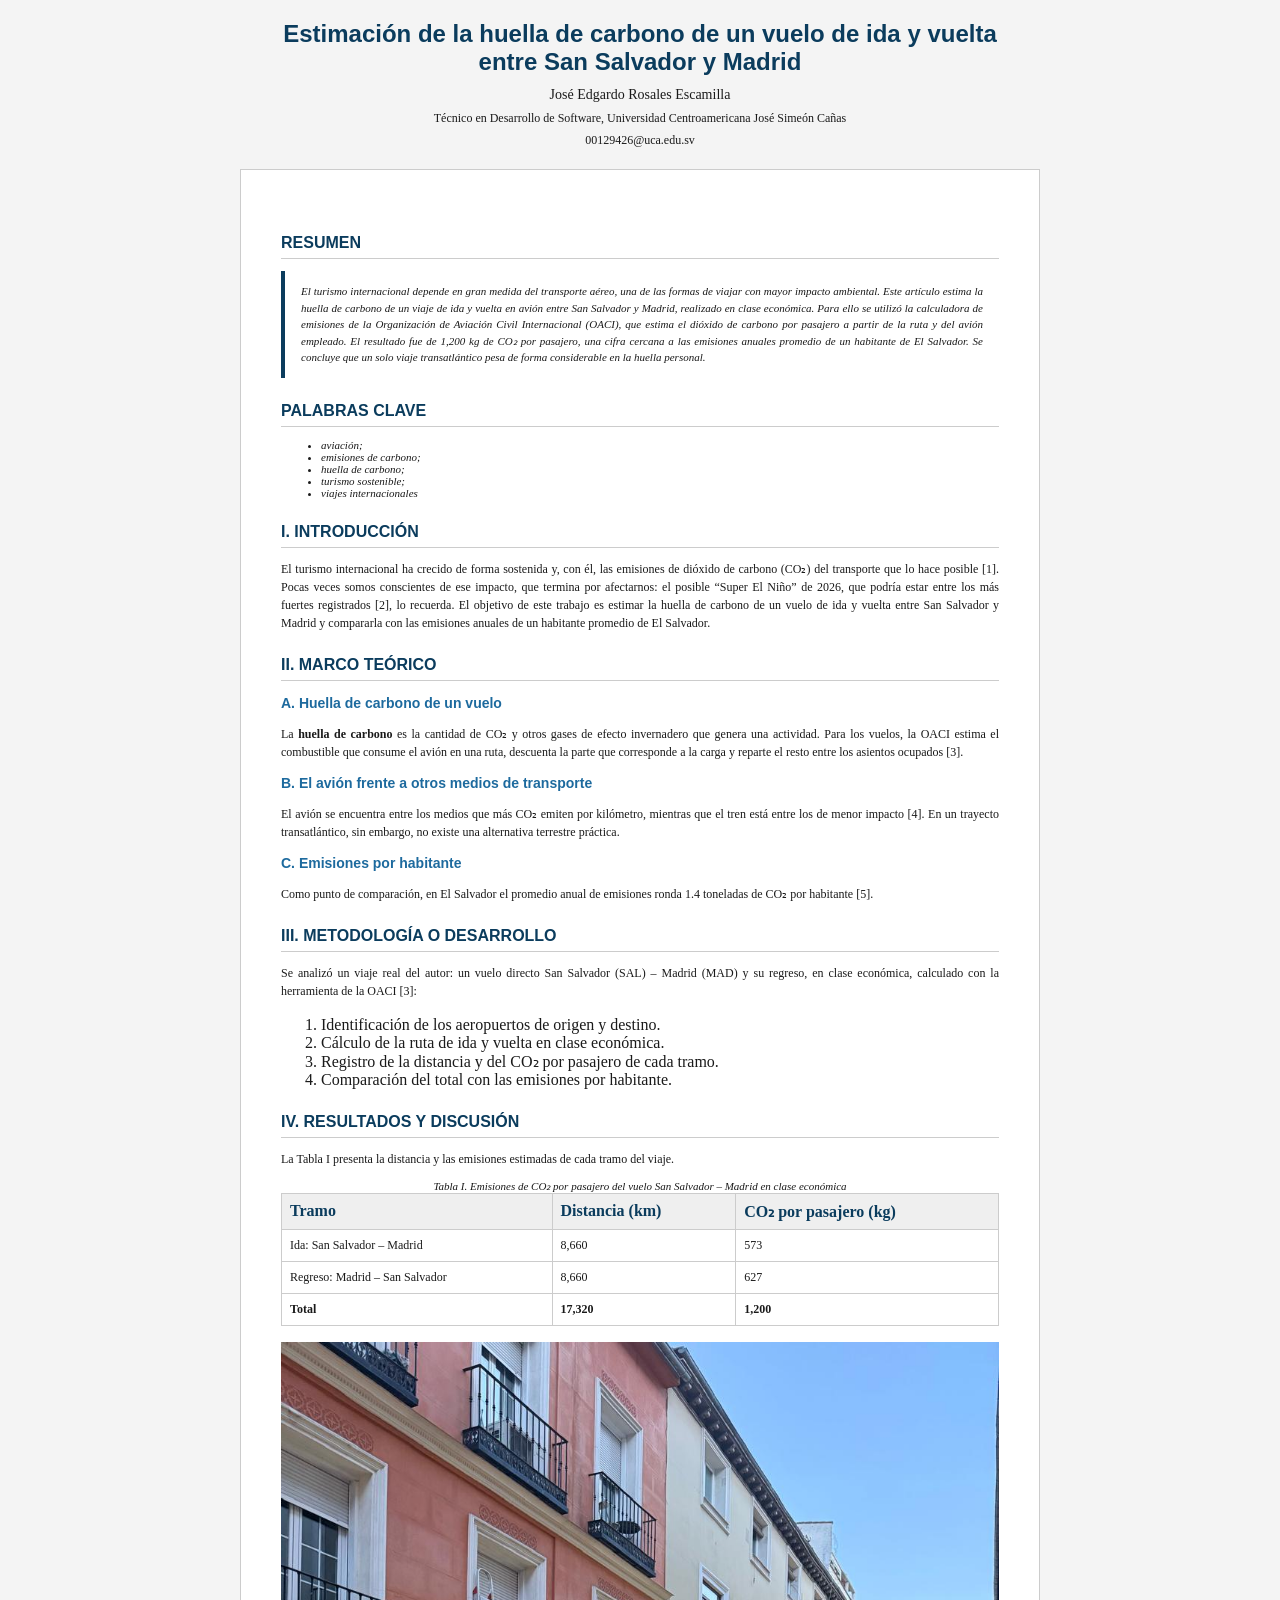
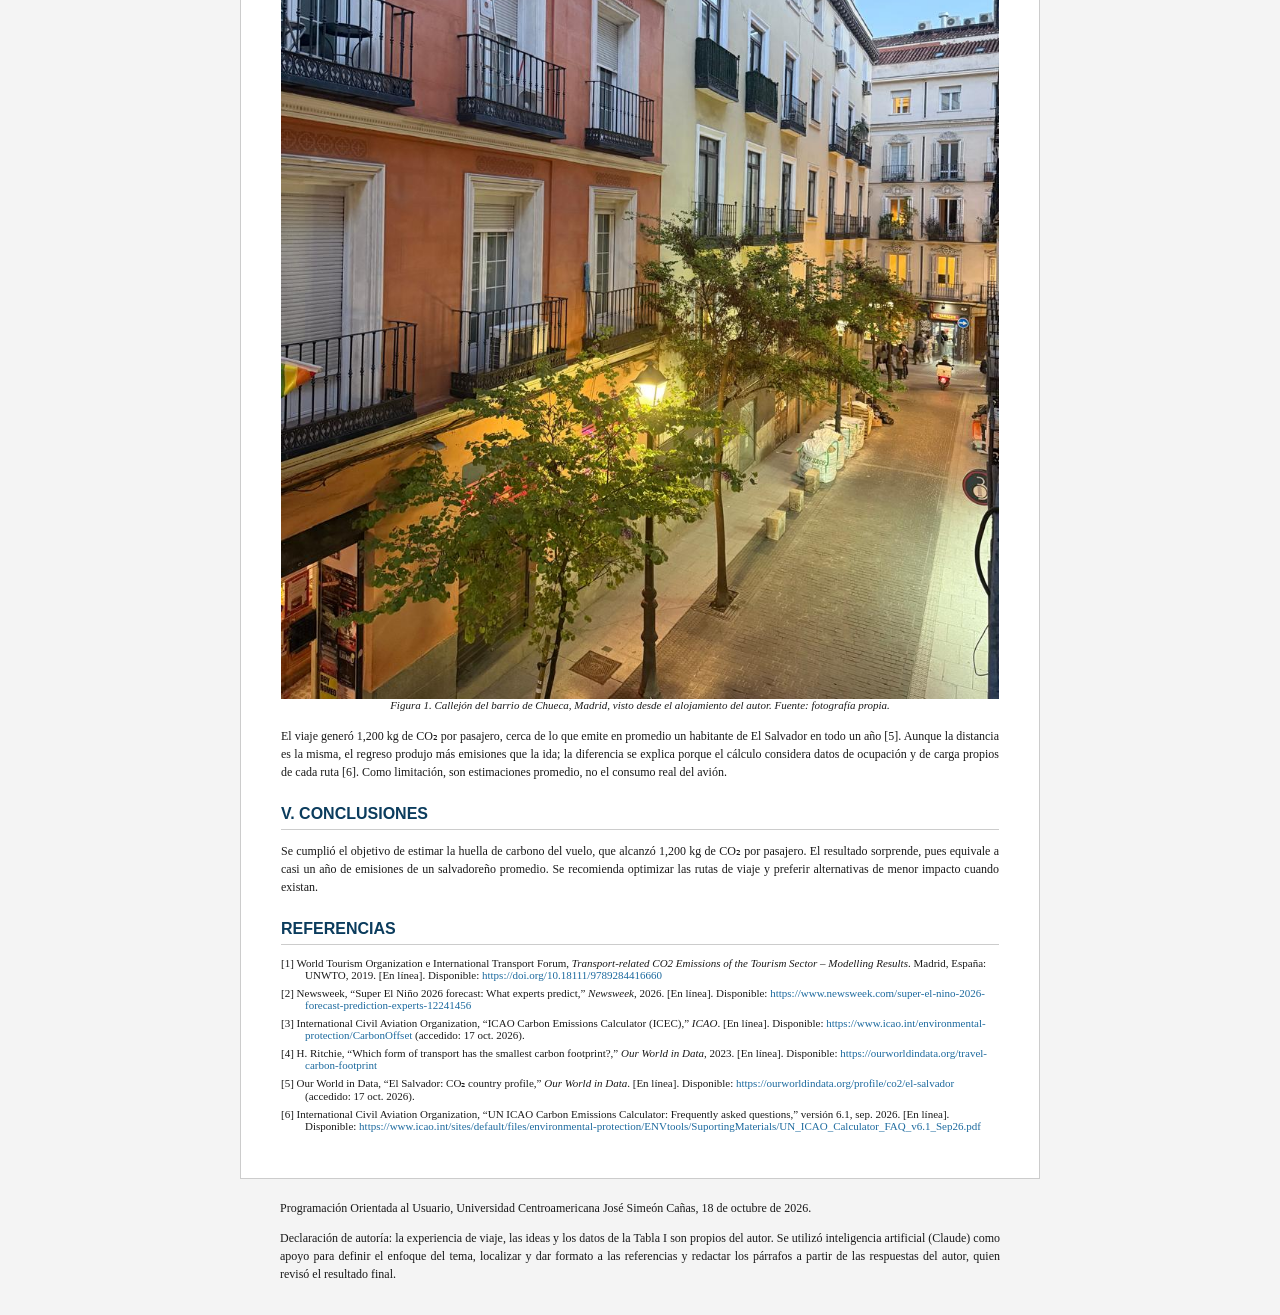
<file: articulo-ieee-css/index.html>
<!DOCTYPE html>
<html lang="es">
<head>
    <meta charset="UTF-8">
    <meta name="viewport" content="width=device-width, initial-scale=1.0">
    <title>Estimación de la huella de carbono de un vuelo de ida y vuelta entre San Salvador y Madrid</title>
    <link rel="stylesheet" href="style.css">
</head>
<body>
    <header>
        <h1>Estimación de la huella de carbono de un vuelo de ida y vuelta entre San Salvador y Madrid</h1>
        <p class="autor">José Edgardo Rosales Escamilla</p>
        <p class="afiliacion">Técnico en Desarrollo de Software, Universidad Centroamericana José Simeón Cañas</p>
        <p class="contacto">00129426@uca.edu.sv</p>
    </header>

    <main id="articulo" class="articulo">
        <section>
            <h2>Resumen</h2>
            <p class="resumen">El turismo internacional depende en gran medida del transporte aéreo, una de las formas de viajar con mayor impacto ambiental. Este artículo estima la huella de carbono de un viaje de ida y vuelta en avión entre San Salvador y Madrid, realizado en clase económica. Para ello se utilizó la calculadora de emisiones de la Organización de Aviación Civil Internacional (OACI), que estima el dióxido de carbono por pasajero a partir de la ruta y del avión empleado. El resultado fue de 1,200 kg de CO₂ por pasajero, una cifra cercana a las emisiones anuales promedio de un habitante de El Salvador. Se concluye que un solo viaje transatlántico pesa de forma considerable en la huella personal.</p>
        </section>

        <section>
            <h2>Palabras clave</h2>
            <ul class="palabras-clave">
                <li>aviación;</li>
                <li>emisiones de carbono;</li>
                <li>huella de carbono;</li>
                <li>turismo sostenible;</li>
                <li>viajes internacionales</li>
            </ul>
        </section>

        <section>
            <h2>I. Introducción</h2>
            <p>El turismo internacional ha crecido de forma sostenida y, con él, las emisiones de dióxido de carbono (CO₂) del transporte que lo hace posible [1]. Pocas veces somos conscientes de ese impacto, que termina por afectarnos: el posible “Super El Niño” de 2026, que podría estar entre los más fuertes registrados [2], lo recuerda. El objetivo de este trabajo es estimar la huella de carbono de un vuelo de ida y vuelta entre San Salvador y Madrid y compararla con las emisiones anuales de un habitante promedio de El Salvador.</p>
        </section>

        <section>
            <h2>II. Marco teórico</h2>
            <h3>A. Huella de carbono de un vuelo</h3>
            <p>La <strong>huella de carbono</strong> es la cantidad de CO₂ y otros gases de efecto invernadero que genera una actividad. Para los vuelos, la OACI estima el combustible que consume el avión en una ruta, descuenta la parte que corresponde a la carga y reparte el resto entre los asientos ocupados [3].</p>
            <h3>B. El avión frente a otros medios de transporte</h3>
            <p>El avión se encuentra entre los medios que más CO₂ emiten por kilómetro, mientras que el tren está entre los de menor impacto [4]. En un trayecto transatlántico, sin embargo, no existe una alternativa terrestre práctica.</p>
            <h3>C. Emisiones por habitante</h3>
            <p>Como punto de comparación, en El Salvador el promedio anual de emisiones ronda 1.4 toneladas de CO₂ por habitante [5].</p>
        </section>

        <section>
            <h2>III. Metodología o desarrollo</h2>
            <p>Se analizó un viaje real del autor: un vuelo directo San Salvador (SAL) – Madrid (MAD) y su regreso, en clase económica, calculado con la herramienta de la OACI [3]:</p>
            <ol>
                <li>Identificación de los aeropuertos de origen y destino.</li>
                <li>Cálculo de la ruta de ida y vuelta en clase económica.</li>
                <li>Registro de la distancia y del CO₂ por pasajero de cada tramo.</li>
                <li>Comparación del total con las emisiones por habitante.</li>
            </ol>
        </section>

        <section>
            <h2>IV. Resultados y discusión</h2>
            <p>La Tabla I presenta la distancia y las emisiones estimadas de cada tramo del viaje.</p>
            <table>
                <caption class="titulo-tabla">Tabla I. Emisiones de CO₂ por pasajero del vuelo San Salvador – Madrid en clase económica</caption>
                <thead>
                    <tr>
                        <th>Tramo</th>
                        <th>Distancia (km)</th>
                        <th>CO₂ por pasajero (kg)</th>
                    </tr>
                </thead>
                <tbody>
                    <tr>
                        <td>Ida: San Salvador – Madrid</td>
                        <td>8,660</td>
                        <td>573</td>
                    </tr>
                    <tr>
                        <td>Regreso: Madrid – San Salvador</td>
                        <td>8,660</td>
                        <td>627</td>
                    </tr>
                    <tr>
                        <td><strong>Total</strong></td>
                        <td><strong>17,320</strong></td>
                        <td><strong>1,200</strong></td>
                    </tr>
                </tbody>
            </table>
            <figure>
                <img src="img/figura1.jpg" alt="Vista de un callejón del barrio de Chueca, en Madrid, tomada desde el balcón de un alojamiento">
                <figcaption>Figura 1. Callejón del barrio de Chueca, Madrid, visto desde el alojamiento del autor. Fuente: fotografía propia.</figcaption>
            </figure>
            <p>El viaje generó 1,200 kg de CO₂ por pasajero, cerca de lo que emite en promedio un habitante de El Salvador en todo un año [5]. Aunque la distancia es la misma, el regreso produjo más emisiones que la ida; la diferencia se explica porque el cálculo considera datos de ocupación y de carga propios de cada ruta [6]. Como limitación, son estimaciones promedio, no el consumo real del avión.</p>
        </section>

        <section>
            <h2>V. Conclusiones</h2>
            <p>Se cumplió el objetivo de estimar la huella de carbono del vuelo, que alcanzó 1,200 kg de CO₂ por pasajero. El resultado sorprende, pues equivale a casi un año de emisiones de un salvadoreño promedio. Se recomienda optimizar las rutas de viaje y preferir alternativas de menor impacto cuando existan.</p>
        </section>

        <section>
            <h2>Referencias</h2>
            <ol class="referencias">
                <li>[1] World Tourism Organization e International Transport Forum, <em>Transport-related CO2 Emissions of the Tourism Sector – Modelling Results</em>. Madrid, España: UNWTO, 2019. [En línea]. Disponible: <a href="https://doi.org/10.18111/9789284416660">https://doi.org/10.18111/9789284416660</a></li>
                <li>[2] Newsweek, “Super El Niño 2026 forecast: What experts predict,” <em>Newsweek</em>, 2026. [En línea]. Disponible: <a href="https://www.newsweek.com/super-el-nino-2026-forecast-prediction-experts-12241456">https://www.newsweek.com/super-el-nino-2026-forecast-prediction-experts-12241456</a></li>
                <li>[3] International Civil Aviation Organization, “ICAO Carbon Emissions Calculator (ICEC),” <em>ICAO</em>. [En línea]. Disponible: <a href="https://www.icao.int/environmental-protection/CarbonOffset">https://www.icao.int/environmental-protection/CarbonOffset</a> (accedido: 17 oct. 2026).</li>
                <li>[4] H. Ritchie, “Which form of transport has the smallest carbon footprint?,” <em>Our World in Data</em>, 2023. [En línea]. Disponible: <a href="https://ourworldindata.org/travel-carbon-footprint">https://ourworldindata.org/travel-carbon-footprint</a></li>
                <li>[5] Our World in Data, “El Salvador: CO₂ country profile,” <em>Our World in Data</em>. [En línea]. Disponible: <a href="https://ourworldindata.org/profile/co2/el-salvador">https://ourworldindata.org/profile/co2/el-salvador</a> (accedido: 17 oct. 2026).</li>
                <li>[6] International Civil Aviation Organization, “UN ICAO Carbon Emissions Calculator: Frequently asked questions,” versión 6.1, sep. 2026. [En línea]. Disponible: <a href="https://www.icao.int/sites/default/files/environmental-protection/ENVtools/SuportingMaterials/UN_ICAO_Calculator_FAQ_v6.1_Sep26.pdf">https://www.icao.int/sites/default/files/environmental-protection/ENVtools/SuportingMaterials/UN_ICAO_Calculator_FAQ_v6.1_Sep26.pdf</a></li>
            </ol>
        </section>
    </main>

    <footer>
        <p>Programación Orientada al Usuario, Universidad Centroamericana José Simeón Cañas, 18 de octubre de 2026.</p>
        <p>Declaración de autoría: la experiencia de viaje, las ideas y los datos de la Tabla I son propios del autor. Se utilizó inteligencia artificial (Claude) como apoyo para definir el enfoque del tema, localizar y dar formato a las referencias y redactar los párrafos a partir de las respuestas del autor, quien revisó el resultado final.</p>
    </footer>
</body>
</html>
</file>
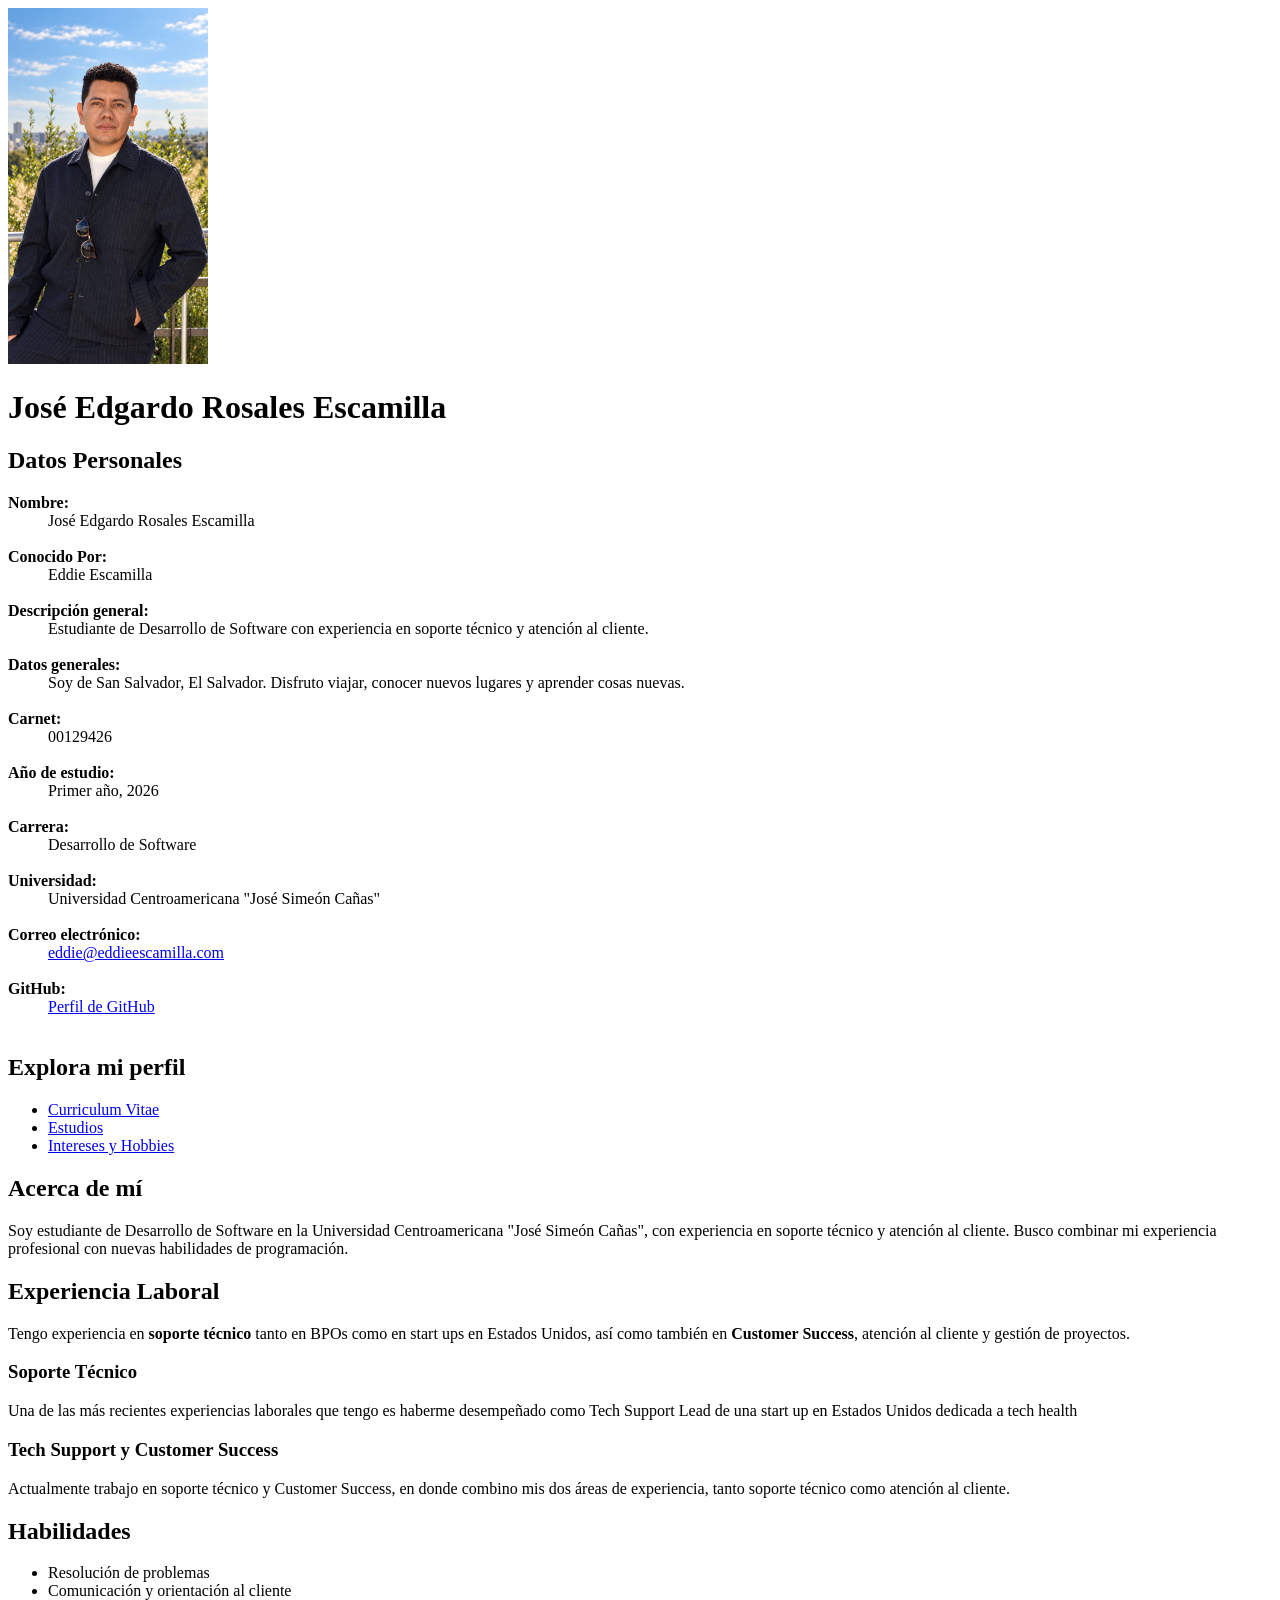
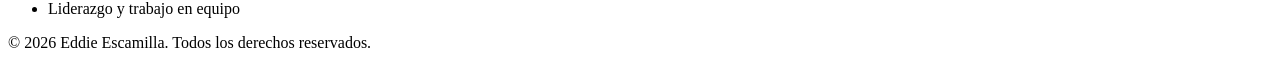
<file: semana-01-pagina-personal/index.html>
<!DOCTYPE html>
<html lang="es">

<head>
    <meta charset="UTF-8">
    <meta name="viewport" content="width=device-width, initial-scale=1.0">
    <title>Curriculum Vitae</title>
</head>

<body>
    <!-- 1 y 2: foto y título -->
    <header>
        <img src="media/foto-perfil.jpeg" width="200" alt="Foto de perfil de Eddie">
        <h1>José Edgardo Rosales Escamilla</h1>
    </header>

    <!-- 3: datos personales -->

    <section>
        <h2>Datos Personales</h2>
        <dl>
            <dt><b>Nombre:</b></dt>
            <dd>José Edgardo Rosales Escamilla<br><br></dd>
            <dt><b>Conocido Por:</b></dt>
            <dd>Eddie Escamilla<br><br></dd>
            <dt><b>Descripción general:</b></dt>
            <dd>Estudiante de Desarrollo de Software con experiencia en soporte técnico y atención al cliente.<br><br>
            </dd>
            <dt><b>Datos generales:</b></dt>
            <dd>Soy de San Salvador, El Salvador. Disfruto viajar, conocer nuevos lugares y aprender cosas
                nuevas.<br><br></dd>
            <dt><b>Carnet:</b></dt>
            <dd>00129426<br><br></dd>
            <dt><b>Año de estudio:</b></dt>
            <dd>Primer año, 2026<br><br></dd>
            <dt><b>Carrera:</b></dt>
            <dd>Desarrollo de Software<br><br></dd>
            <dt><b>Universidad:</b></dt>
            <dd>Universidad Centroamericana "José Simeón Cañas"<br><br></dd>
            <dt><b>Correo electrónico:</b></dt>
            <dd><a href="mailto:eddie@eddieescamilla.com">eddie@eddieescamilla.com</a><br><br></dd>
            <dt><b>GitHub:</b></dt>
            <dd><a href="https://github.com/eddieescamilla">Perfil de GitHub</a><br><br></dd>
        </dl>
    </section>
    <!-- 4: menú -->
    <nav>
        <h2>Explora mi perfil</h2>
        <ul>
            <li><a href="index.html">Curriculum Vitae</a></li>
            <li><a href="estudios.html">Estudios</a></li>
            <li><a href="intereses.html">Intereses y Hobbies</a></li>
        </ul>
    </nav>
    <!-- 5: perfil -->
    <main>
        <section>

            <h2>Acerca de mí</h2>
            <p>Soy estudiante de Desarrollo de Software en la Universidad Centroamericana "José Simeón Cañas", con
                experiencia en soporte técnico y atención al cliente. Busco combinar mi experiencia profesional con
                nuevas habilidades de programación.</p>
        </section>
        <section>
            <h2>Experiencia Laboral</h2>
            <p>Tengo experiencia en <strong>soporte técnico</strong> tanto en BPOs como en start ups en Estados Unidos,
                así como también
                en <strong>Customer Success</strong>, atención al cliente y gestión de proyectos.</p>
            <article>
                <h3>Soporte Técnico</h3>
                <p>Una de las más recientes experiencias laborales que tengo es haberme desempeñado como Tech Support
                    Lead de una start up en Estados Unidos dedicada a tech health</p>
            </article>
            <article>
                <h3>Tech Support y Customer Success</h3>
                <p>Actualmente trabajo en soporte técnico y Customer Success, en donde combino mis dos áreas de
                    experiencia, tanto soporte técnico como atención al cliente.</p>
            </article>
        </section>
        <section>
            <h2>Habilidades</h2>
            <ul>
                <li>Resolución de problemas</li>
                <li>Comunicación y orientación al cliente </li>
                <li>Liderazgo y trabajo en equipo</li>
            </ul>
        </section>
    </main>
    <!-- 6: pie de página -->
    <footer>
        <p>&copy; 2026 Eddie Escamilla. Todos los derechos reservados.</p>
    </footer>
</body>

</html>
</file>
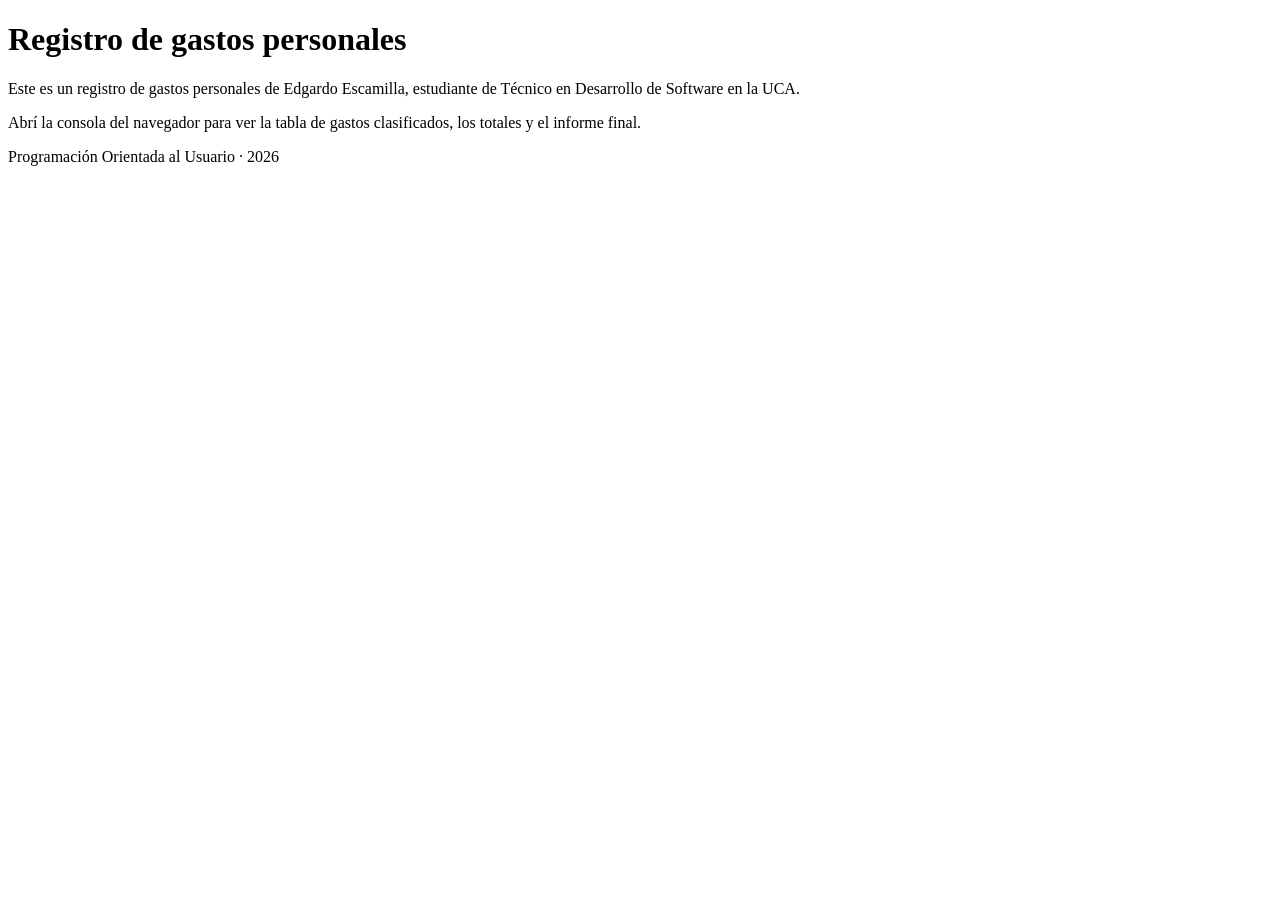
<file: tarea-6/index.html>
<!DOCTYPE html>
<html lang="es">

<head>
    <meta charset="UTF-8">
    <meta name="viewport" content="width=device-width, initial-scale=1.0">
    <title>Tarea 6 - Registro de gastos</title>
</head>

<body>
    <header>
        <h1>Registro de gastos personales</h1>
    </header>

    <main>
        <p>Este es un registro de gastos personales de Edgardo Escamilla, estudiante de Técnico en Desarrollo de Software en la UCA.</p>
        <p>Abrí la consola del navegador para ver la tabla de gastos clasificados, los totales y el informe final.</p>
    </main>

    <footer>
        <p>Programación Orientada al Usuario · 2026</p>
    </footer>

    <script src="script.js"></script>
</body>

</html>
</file>
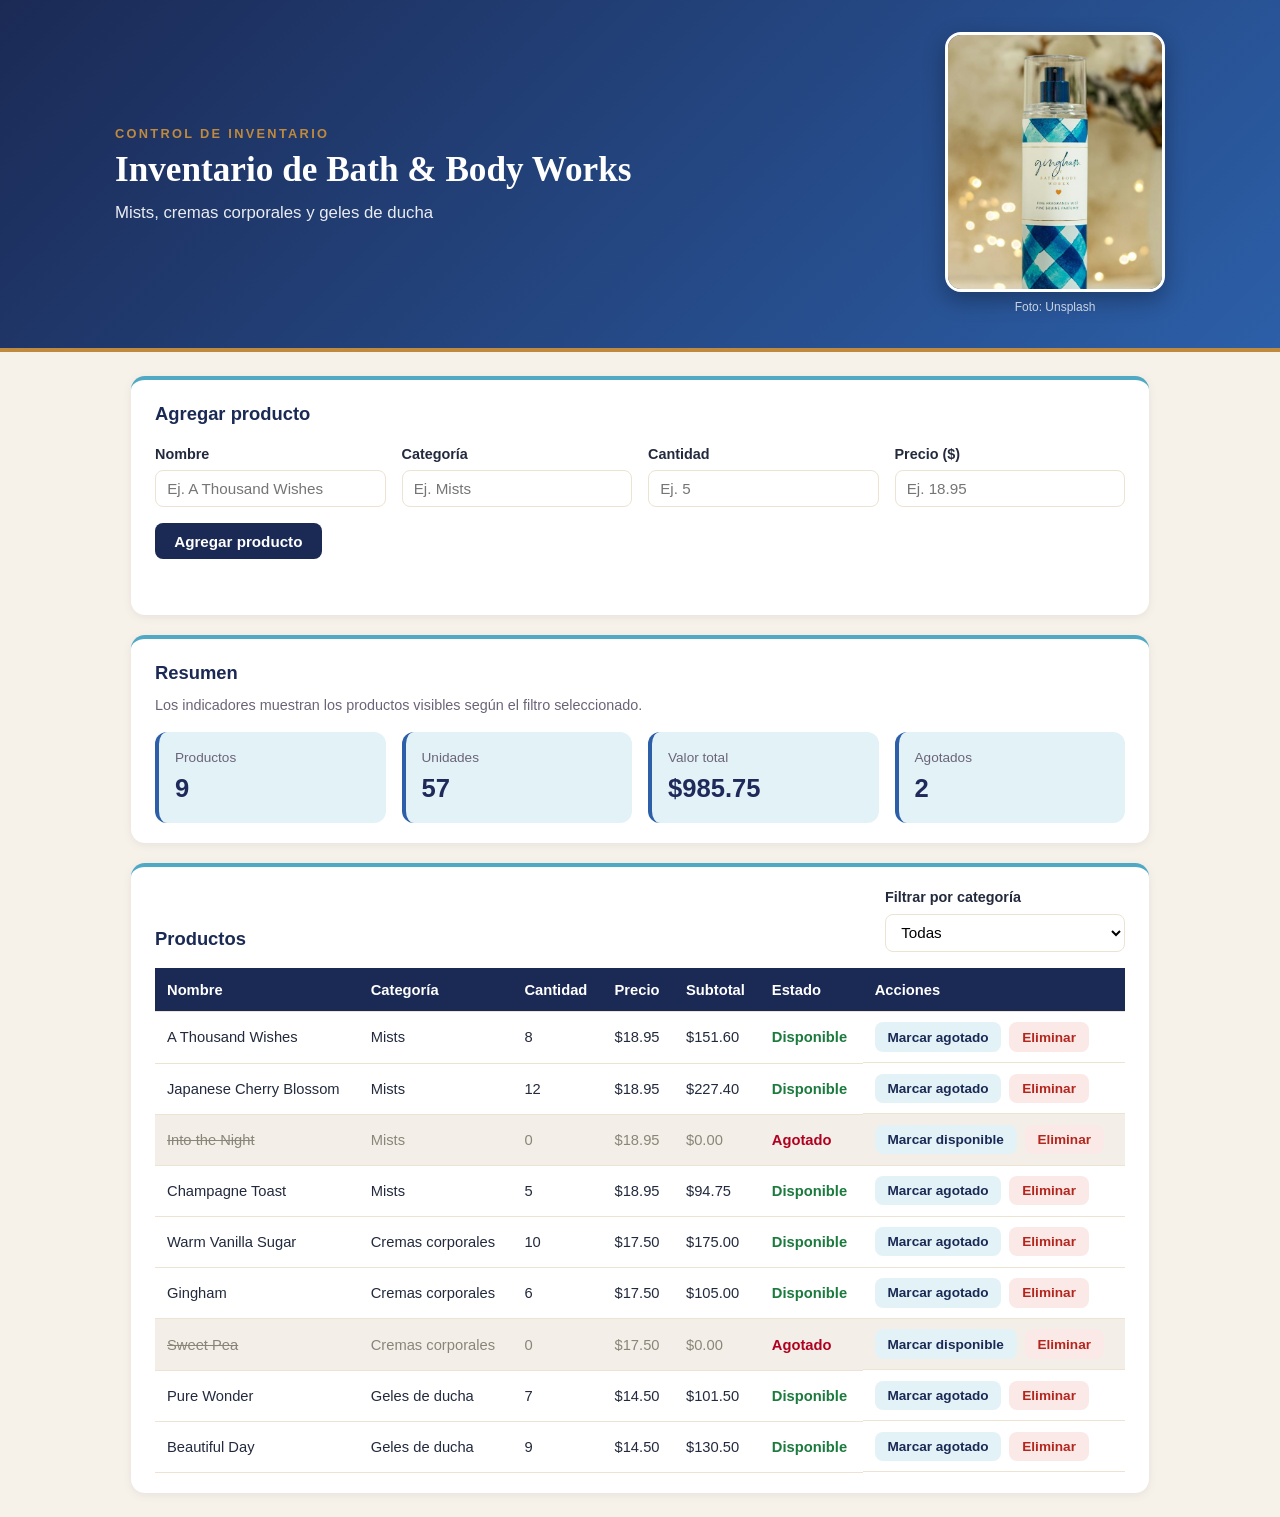
<file: tarea-7-3h/index.html>
<!DOCTYPE html>
<html lang="es">

<head>
  <meta charset="UTF-8">
  <meta name="viewport" content="width=device-width, initial-scale=1.0">
  <title>Inventario Bath &amp; Body Works</title>
  <link rel="stylesheet" href="styles.css">
  <script src="script.js" defer></script>
</head>

<body>
  <header class="encabezado">
    <div class="encabezado-contenido">
      <div class="encabezado-texto">
        <p class="encabezado-etiqueta">Control de inventario</p>
        <h1>Inventario de Bath &amp; Body Works</h1>
        <p class="subtitulo">Mists, cremas corporales y geles de ducha</p>
      </div>
      <figure class="encabezado-imagen">
        <img src="img/gingham-mist.jpg" alt="Frasco de fine fragrance mist Gingham sobre un fondo con luces cálidas">
        <figcaption>Foto: Unsplash</figcaption>
      </figure>
    </div>
  </header>

  <main class="contenedor">
    <!-- Formulario de alta -->
    <section class="panel">
      <h2>Agregar producto</h2>
      <!-- novalidate: la validación la hace JavaScript con validarProducto() -->
      <form id="formulario-producto" novalidate>
        <div class="campo">
          <label for="nombre">Nombre</label>
          <input type="text" id="nombre" name="nombre" placeholder="Ej. A Thousand Wishes">
        </div>
        <div class="campo">
          <label for="categoria">Categoría</label>
          <input type="text" id="categoria" name="categoria" list="lista-categorias" placeholder="Ej. Mists">
          <datalist id="lista-categorias"></datalist>
        </div>
        <div class="campo">
          <label for="cantidad">Cantidad</label>
          <input type="number" id="cantidad" name="cantidad" min="1" step="1" placeholder="Ej. 5">
        </div>
        <div class="campo">
          <label for="precio">Precio ($)</label>
          <input type="number" id="precio" name="precio" min="0" step="0.01" placeholder="Ej. 18.95">
        </div>
        <button type="submit" class="btn btn-principal">Agregar producto</button>
      </form>
      <p id="mensaje-error" class="mensaje-error" role="alert"></p>
    </section>

    <!-- Indicadores -->
    <section class="panel">
      <h2>Resumen</h2>
      <p class="nota">Los indicadores muestran los productos visibles según el filtro seleccionado.</p>
      <div class="indicadores">
        <div class="indicador">
          <span class="indicador-etiqueta">Productos</span>
          <span id="total-productos" class="indicador-valor">0</span>
        </div>
        <div class="indicador">
          <span class="indicador-etiqueta">Unidades</span>
          <span id="total-unidades" class="indicador-valor">0</span>
        </div>
        <div class="indicador">
          <span class="indicador-etiqueta">Valor total</span>
          <span id="valor-total" class="indicador-valor">$0.00</span>
        </div>
        <div class="indicador">
          <span class="indicador-etiqueta">Agotados</span>
          <span id="total-agotados" class="indicador-valor">0</span>
        </div>
      </div>
    </section>

    <!-- Tabla del inventario -->
    <section class="panel">
      <div class="barra-tabla">
        <h2>Productos</h2>
        <div class="campo campo-filtro">
          <label for="filtro-categoria">Filtrar por categoría</label>
          <select id="filtro-categoria">
            <option value="todas">Todas</option>
          </select>
        </div>
      </div>

      <div class="tabla-desplazable">
        <table class="tabla-inventario">
          <thead>
            <tr>
              <th>Nombre</th>
              <th>Categoría</th>
              <th>Cantidad</th>
              <th>Precio</th>
              <th>Subtotal</th>
              <th>Estado</th>
              <th>Acciones</th>
            </tr>
          </thead>
          <tbody id="cuerpo-inventario"></tbody>
        </table>
      </div>
      <p id="mensaje-vacio" class="mensaje-vacio" hidden>No hay productos para mostrar en esta categoría.</p>
    </section>
  </main>

  <!-- Ventana de confirmación antes de eliminar un producto -->
  <dialog id="dialogo-eliminar" class="dialogo" aria-labelledby="titulo-dialogo">
    <!-- El contenido va dentro de un div para distinguir un clic en el fondo oscuro (el dialog) de un clic dentro de la ventana -->
    <div class="dialogo-contenido">
      <h2 id="titulo-dialogo">¿Eliminar producto?</h2>
      <p>Se eliminará <strong id="nombre-a-eliminar"></strong> del inventario. Esta acción no se puede deshacer.</p>
      <div class="dialogo-acciones">
        <button type="button" class="btn btn-secundario" data-accion="cancelar">Cancelar</button>
        <button type="button" class="btn btn-peligro" data-accion="confirmar">Sí, eliminar</button>
      </div>
    </div>
  </dialog>
</body>

</html>
</file>
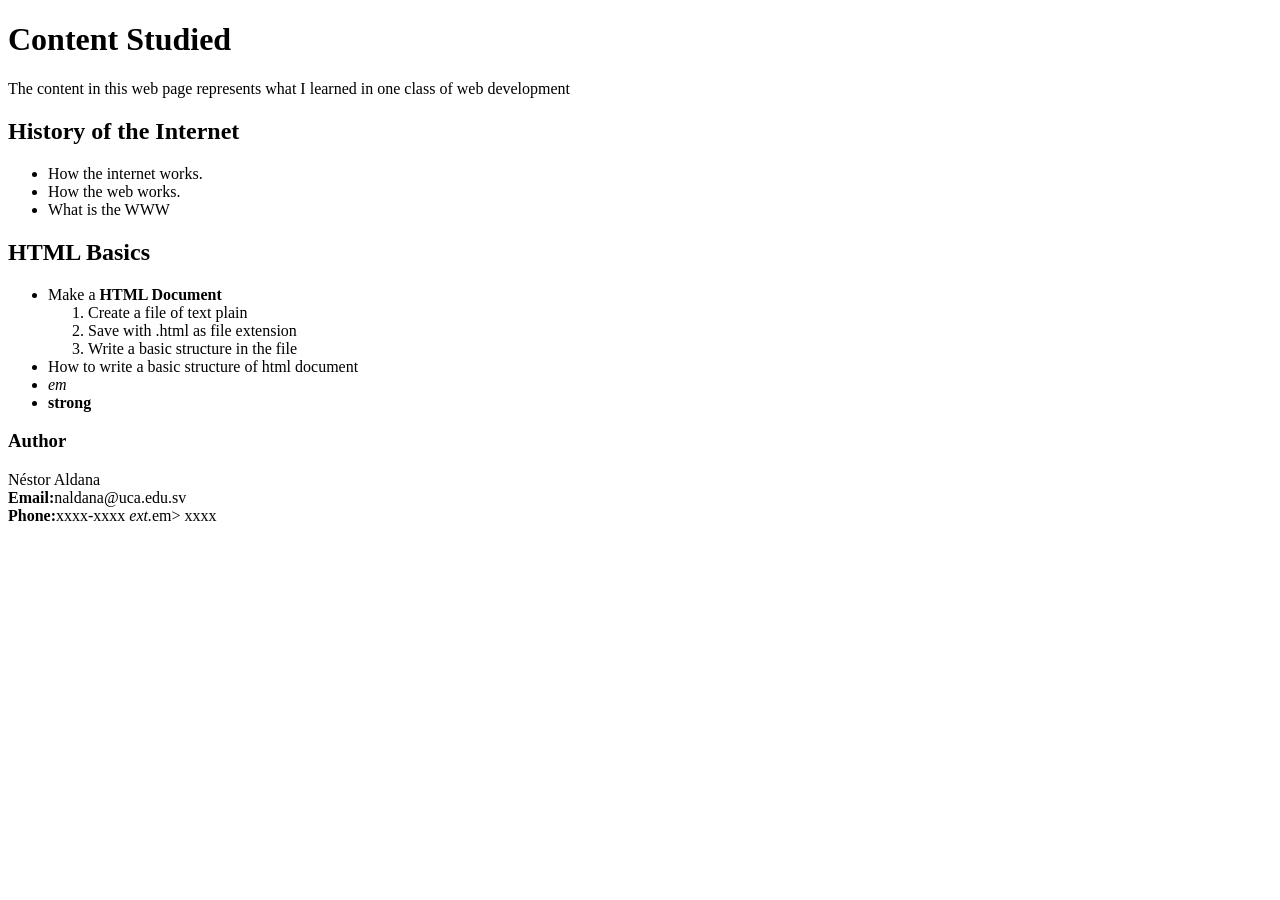
<file: semana-01-ejercicios-html/ejercicio_01.html>
<!DOCTYPE html>
<html lang="en">

<head>
    <meta charset="UTF-8">
    <meta name="viewport" content="width=device-width, initial-scale=1.0">
    <title>Practical Exercise 01</title>
</head>

<body>
    <h1>Content Studied</h1>
    <p> The content in this web page represents what I learned in one class of web development</p>

    <h2>History of the Internet</h2>
    <ul>
        <li>How the internet works.</li>
        <li>How the web works.</li>
        <li>What is the WWW</li>
    </ul>

    <h2>HTML Basics</h2>
    <ul>
        <li>Make a <strong>HTML Document</strong>
            <ol>
                <li>Create a file of text plain</li>
                <li>Save with .html as file extension</li>
                <li>Write a basic structure in the file</li>
            </ol>
        </li>
        <li>How to write a basic structure of html document</li>
        <li><em>em</em></li>
        <li><strong>strong</strong></li>
    </ul>

    <h3>Author</h3>
    <p>
        Néstor Aldana<br>
        <Strong>Email:</Strong>naldana@uca.edu.sv</Strong><br>
        <Strong>Phone:</Strong>xxxx-xxxx <em>ext.</em>em> xxxx
    </p>
</body>

</html>
</file>
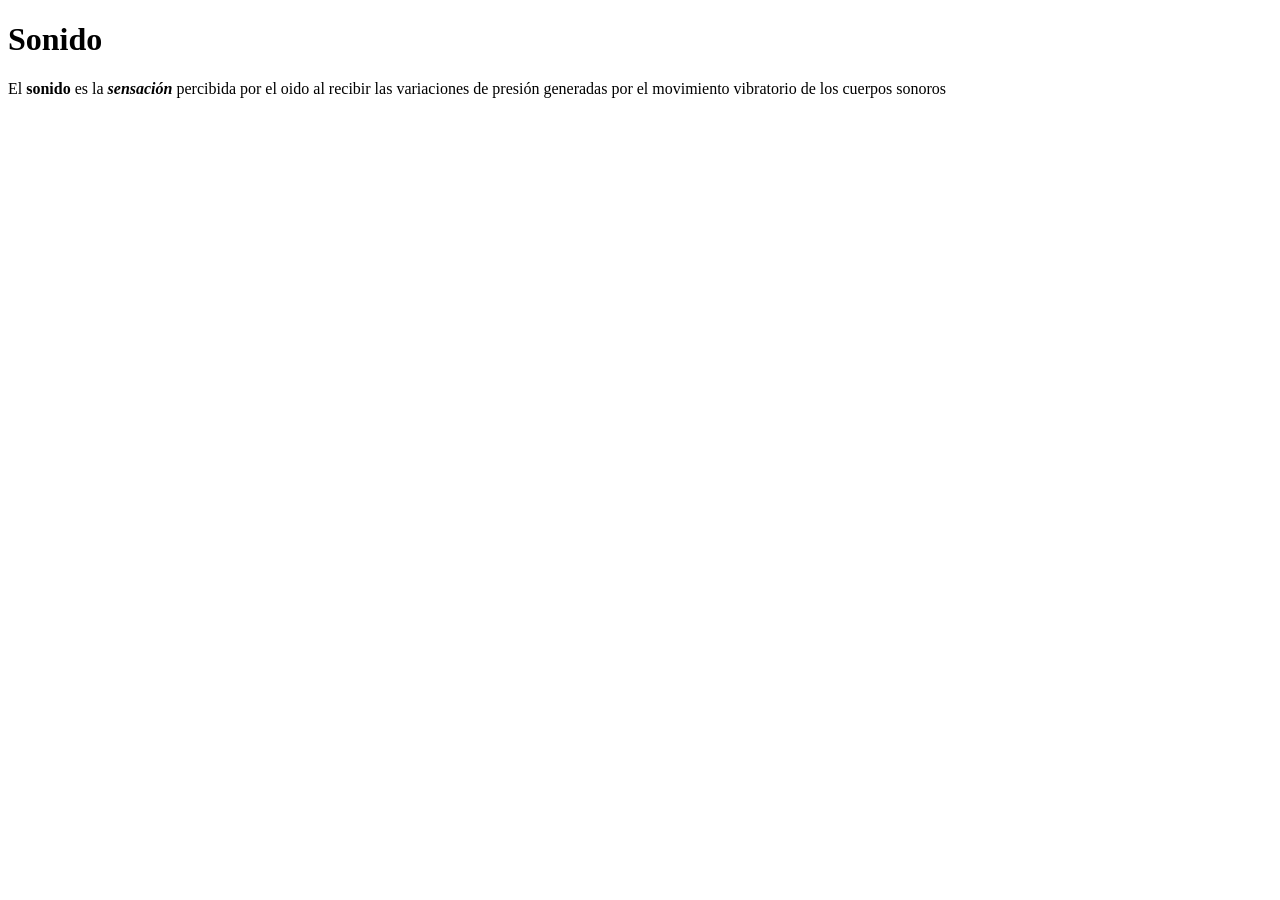
<file: semana-01-ejercicios-html/ejercicio_02.html>
<!DOCTYPE html>
<html lang="es">

<head>
    <meta charset="UTF-8">
    <meta name="viewport" content="width=device-width, initial-scale=1.0">
    <title>Practical Exercise 2</title>
</head>
<body>
    <h1>Sonido</h1>
    <p> El <strong>sonido</strong> es la <strong><em>sensación</em></strong> percibida por el oido al recibir las variaciones de
        presión generadas por el movimiento vibratorio de los cuerpos sonoros</p>
</body>
</html>
</file>
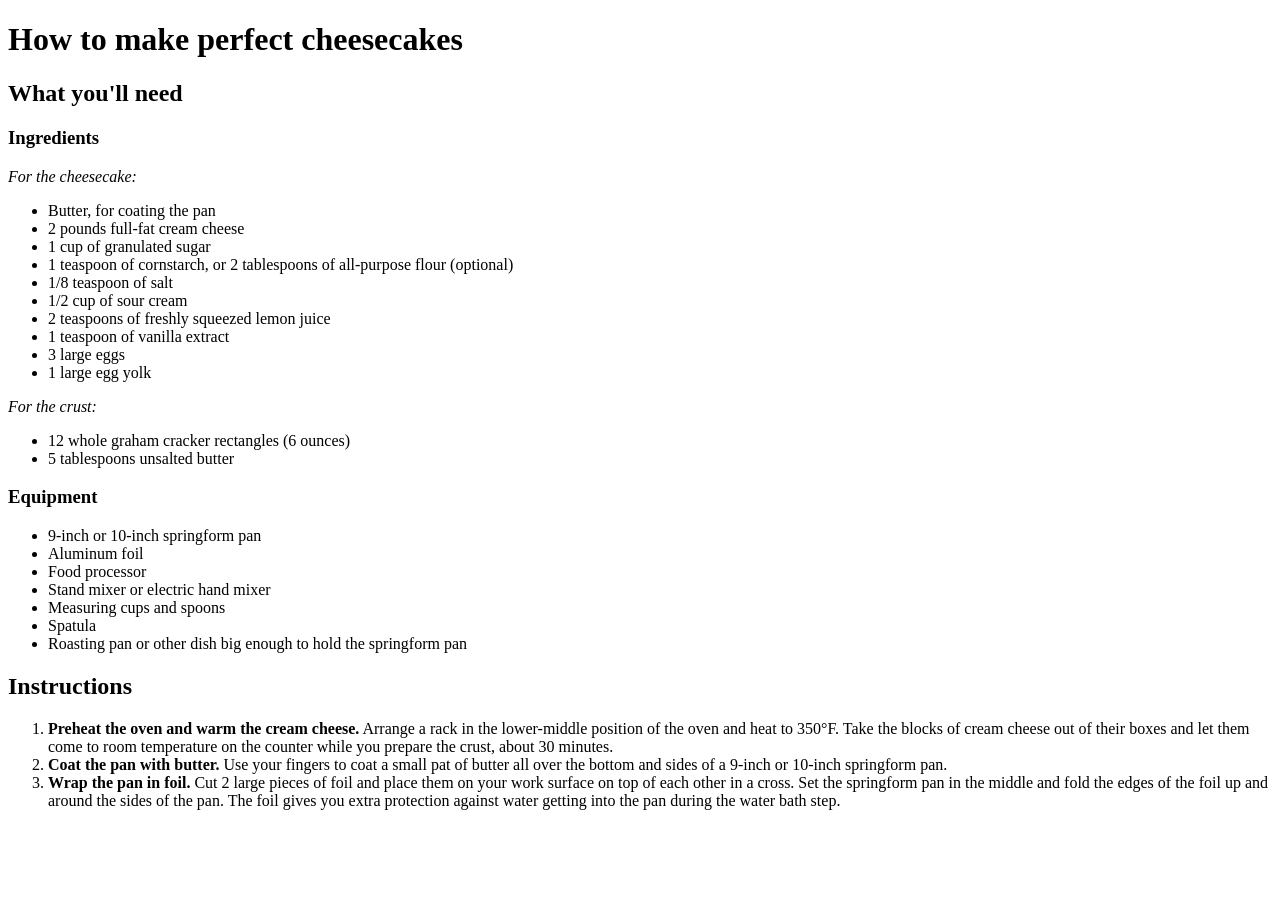
<file: semana-01-ejercicios-html/ejercicio_03.html>
<!DOCTYPE html>
<html lang="es">

<head>
    <meta charset="UTF-8">
    <meta name="viewport" content="width=device-width, initial-scale=1.0">
    <title>Ejercicio 03</title>
</head>

<body>
    <h1>How to make perfect cheesecakes</h1>

    <h2> What you'll need</h2>

    <h3> Ingredients</h3>
    <p><em>For the cheesecake: </em></p>
    <ul>
        <li>Butter, for coating the pan</li>
        <li>2 pounds full-fat cream cheese</li>
        <li>1 cup of granulated sugar</li>
        <li>1 teaspoon of cornstarch, or 2 tablespoons of all-purpose flour (optional)</li>
        <li>1/8 teaspoon of salt</li>
        <li>1/2 cup of sour cream</li>
        <li>2 teaspoons of freshly squeezed lemon juice</li>
        <li>1 teaspoon of vanilla extract</li>
        <li>3 large eggs</li>
        <li>1 large egg yolk</li>
    </ul>
    <p><em>For the crust: </em></p>
    <ul>
        <li>12 whole graham cracker rectangles (6 ounces)</li>
        <li>5 tablespoons unsalted butter</li>
    </ul>

    <h3>Equipment</h3>
    <ul>
        <li>9-inch or 10-inch springform pan</li>
        <li>Aluminum foil</li>
        <li>Food processor</li>
        <li>Stand mixer or electric hand mixer</li>
        <li>Measuring cups and spoons</li>
        <li>Spatula</li>
        <li>Roasting pan or other dish big enough to hold the springform pan</li>
    </ul>

    <h2>Instructions</h2>
    <ol>
        <li><strong>Preheat the oven and warm the cream cheese.</strong> Arrange a rack in the lower-middle position of
            the oven and heat to 350°F. Take the blocks of cream cheese out of their boxes and let them come to room
            temperature on the counter while you prepare the crust, about 30 minutes.</li>
        <li><strong>Coat the pan with butter.</strong> Use your fingers to coat a small pat of butter all over the
            bottom and sides of a 9-inch or 10-inch springform pan.</li>
        <li><strong>Wrap the pan in foil.</strong> Cut 2 large pieces of foil and place them on your work surface on top
            of each other in a cross. Set the springform pan in the middle and fold the edges of the foil up and around
            the sides of the pan. The foil gives you extra protection against water getting into the pan during the
            water bath step.</li>
    </ol>
</body>

</html>
</file>
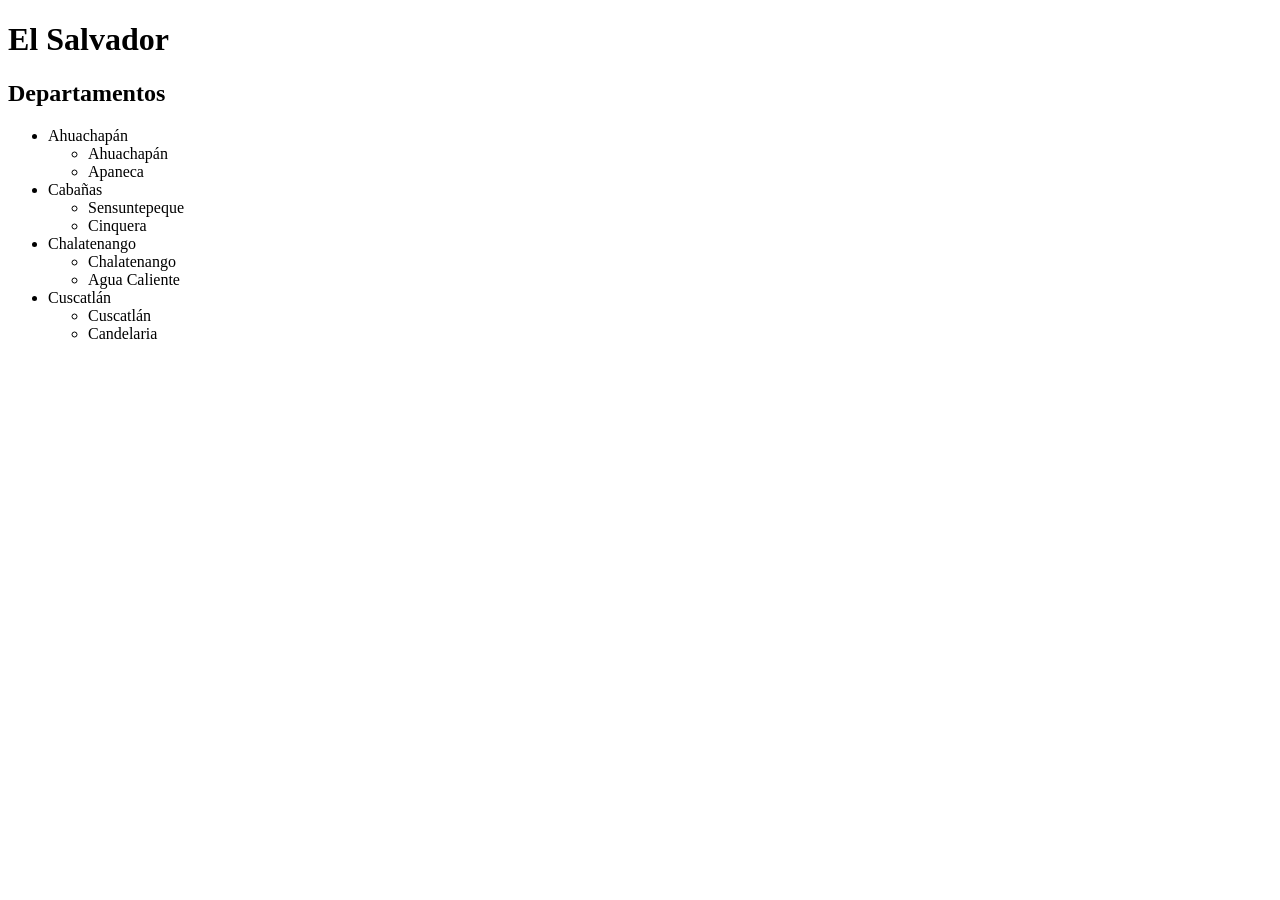
<file: semana-01-ejercicios-html/ejercicio_04.html>
<!DOCTYPE html>
<html lang="es">

<head>
    <meta charset="UTF-8">
    <meta name="viewport" content="width=device-width, initial-scale=1.0">
    <title>Ejercicio 04</title>
</head>

<body>
    <h1>El Salvador</h1>
    <h2>Departamentos</h2>
    <ul>
        <li>Ahuachapán
            <ul>
                <li>Ahuachapán</li>
                <li>Apaneca</li>
            </ul>
        </li>
        <li>Cabañas
            <ul>
                <li>Sensuntepeque</li>
                <li>Cinquera</li>
            </ul>
        </li>
        <li>Chalatenango
            <ul>
                <li>Chalatenango</li>
                <li>Agua Caliente</li>
            </ul>
        </li>
        <li>Cuscatlán
            <ul>
                <li>Cuscatlán</li>
                <li>Candelaria</li>
            </ul>
        </li>
    </ul>

</body>

</html>
</file>
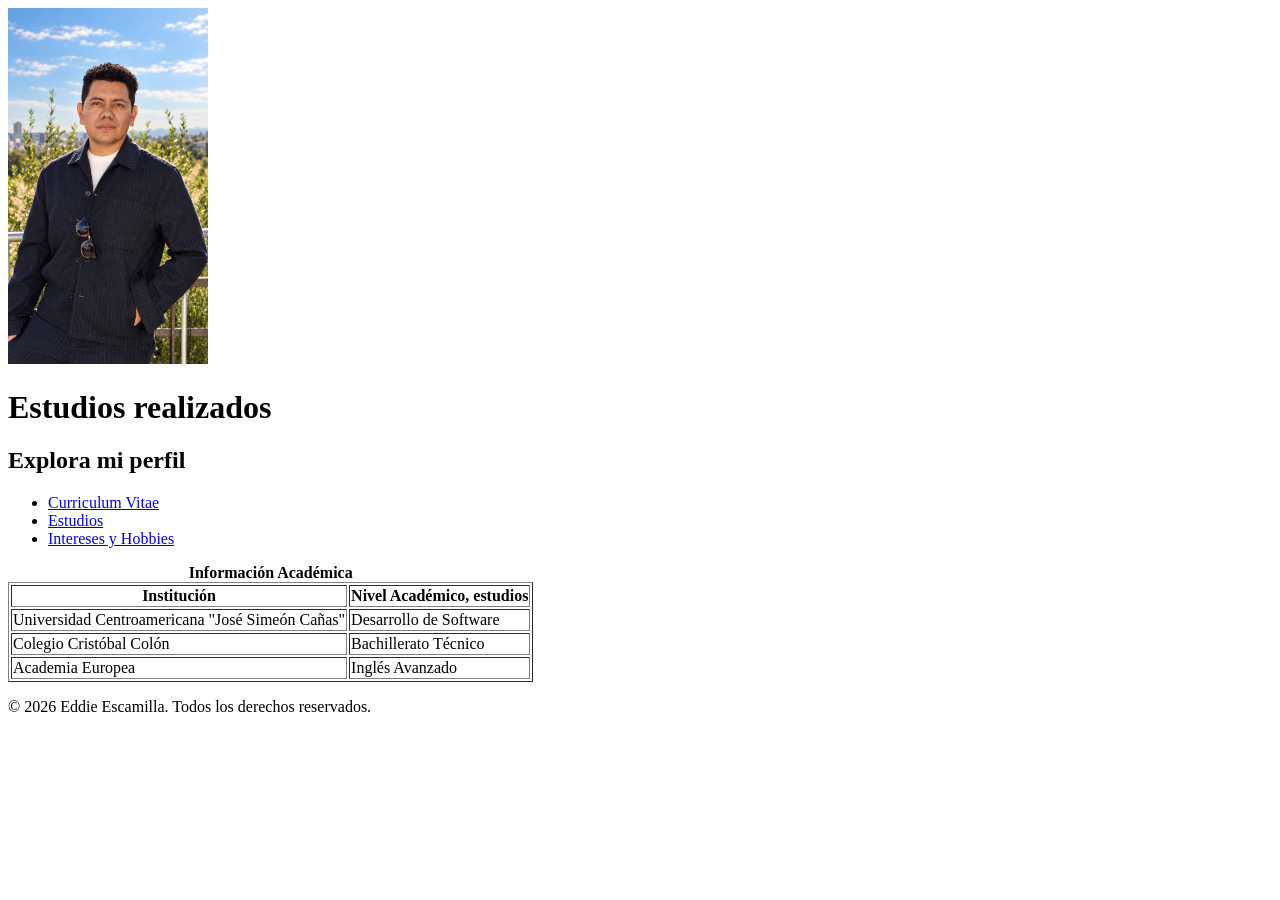
<file: semana-01-pagina-personal/estudios.html>
<!DOCTYPE html>
<html lang="es">

<head>
    <meta charset="UTF-8">
    <meta name="viewport" content="width=device-width, initial-scale=1.0">
    <title>Estudios</title>
</head>

<body>
    <!-- 1 y 2: foto y título -->
    <header>
        <img src="media/foto-perfil.jpeg" width="200" alt="Foto de perfil de Eddie">
        <h1>Estudios realizados</h1>
    </header>
    <!-- 4: menú -->
    <nav>
        <h2>Explora mi perfil</h2>
        <ul>
            <li><a href="index.html">Curriculum Vitae</a></li>
            <li><a href="estudios.html">Estudios</a></li>
            <li><a href="intereses.html">Intereses y Hobbies</a></li>
        </ul>
    </nav>
    <!-- Estudios realizados -->
    <main>
        <section>
            <table border="1">
                <caption><strong>Información Académica</strong></caption>
                <thead>
                    <tr>
                        <th>Institución</th>
                        <th>Nivel Académico, estudios</th>
                    </tr>
                </thead>
                <tbody>
                    <tr>
                        <td>Universidad Centroamericana "José Simeón Cañas"</td>
                        <td>Desarrollo de Software</td>
                    </tr>
                    <tr>
                        <td>Colegio Cristóbal Colón</td>
                        <td>Bachillerato Técnico</td>
                    </tr>
                    <tr>
                        <td>Academia Europea</td>
                        <td>Inglés Avanzado</td>
                    </tr>
                </tbody>
            </table>
        </section>
    </main>
    <!-- 6: pie de página -->
    <footer>
        <p>&copy; 2026 Eddie Escamilla. Todos los derechos reservados.</p>
    </footer>

</body>

</html>
</file>
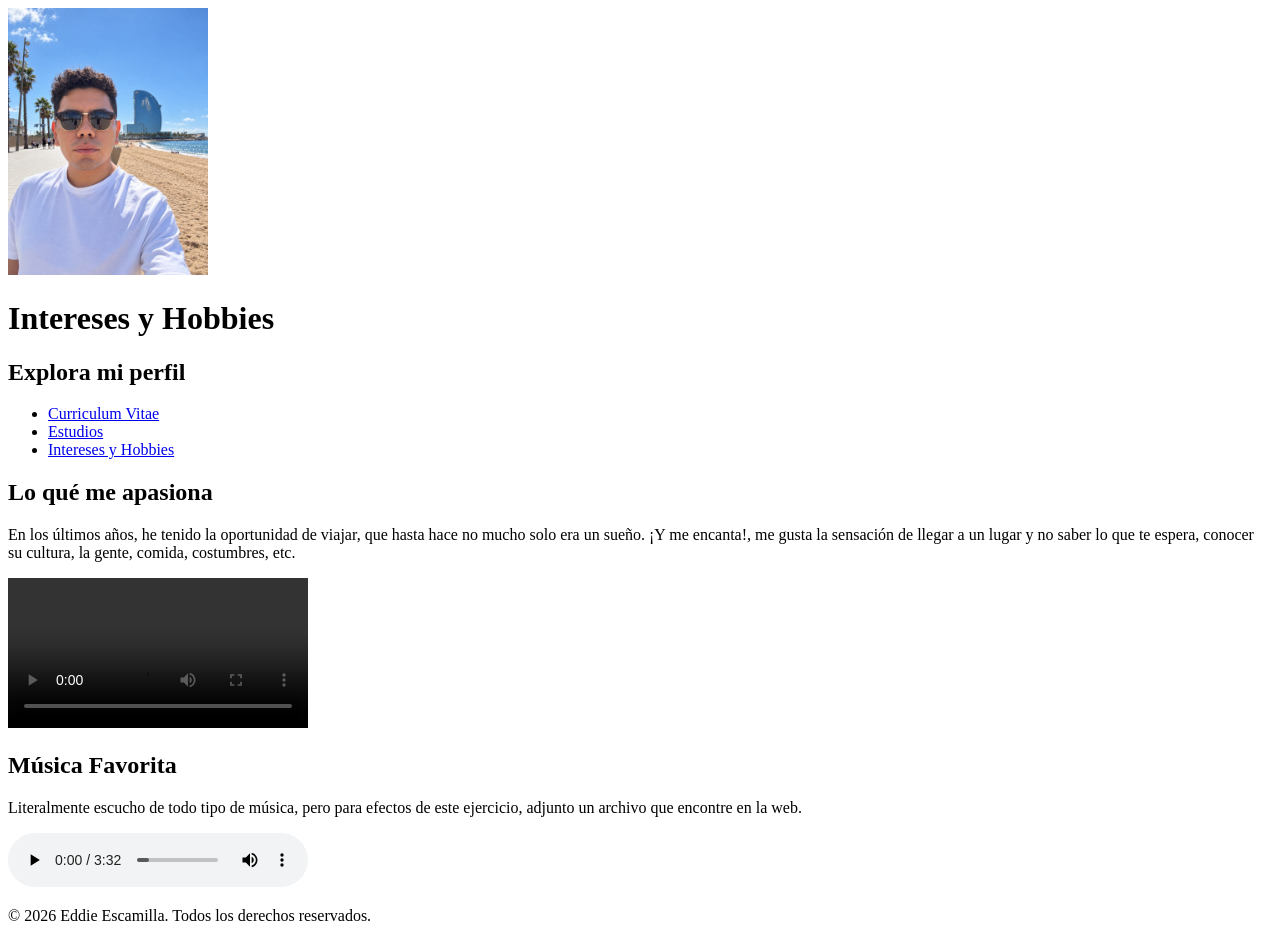
<file: semana-01-pagina-personal/intereses.html>
<!DOCTYPE html>
<html lang="es">
<head>
    <meta charset="UTF-8">
    <meta name="viewport" content="width=device-width, initial-scale=1.0">
    <title>Intereses y Hobbies</title>
</head>
<body>
<!-- 1 y 2: foto y título -->
    <header>
        <img src="media/foto-perfil-2.jpeg" width="200" alt="Foto de perfil de Eddie 2">
        <h1>Intereses y Hobbies</h1>
    </header>
    <!-- 4: menú -->
    <nav>
        <h2>Explora mi perfil</h2>
        <ul>
            <li><a href="index.html">Curriculum Vitae</a></li>
            <li><a href="estudios.html">Estudios</a></li>
            <li><a href="intereses.html">Intereses y Hobbies</a></li>
        </ul>
    </nav>
    <!-- 5: contenido principal -->
    <main>
    <section>
        <h2>Lo qué me apasiona</h2>
        <p>En los últimos años, he tenido la oportunidad de viajar, que hasta hace no mucho solo era un sueño. ¡Y me encanta!, me gusta la sensación de llegar a un lugar y no saber lo que te espera, conocer su cultura, la gente, comida, costumbres, etc.</p>
        <video controls>
            <source src="media/video-de-eddie.mp4" type="video/mp4">
            Tu navegador no soporta la reproducción de videos.
        </video>
    </section>
    <section>
        <h2>Música Favorita</h2>
        <p>Literalmente escucho de todo tipo de música, pero para efectos de este ejercicio, adjunto un archivo que encontre en la web.</p>
        <audio controls>
            <source src="media/audio-de-eddie.mp3" type="audio/mpeg">
            Tu navegador no soporta la reproducción de audio.
        </audio>
    </section>
    </main>
    <!-- 6: pie de página -->
    <footer>
        <p>&copy; 2026 Eddie Escamilla. Todos los derechos reservados.</p>
    </footer>
</body>
</html>
</file>
<file: articulo-ieee-css/style.css>
/* ==========================================================
   Hoja de estilos: Artículo IEEE a una columna
   Autor: José Edgardo Rosales Escamilla
   ========================================================== */


/* --- Reinicio del modelo de caja --- */
* {
    box-sizing: border-box;
}


/* --- Página --- */
body {
    font-family: Georgia, "Times New Roman", serif;
    color: #1A1A1A;
    background-color: #F4F4F4;
    margin: 0;
    padding: 20px;
}


/* --- Contenedor del artículo --- */
.articulo {
    max-width: 800px;
    margin: 0 auto;
    padding: 40px;
    border: 1px solid #CCCCCC;
    background-color: #FFFFFF;
    box-sizing: border-box;
}

#articulo {
    margin-bottom: 20px;
}


/* --- Encabezado y pie de página --- */
header {
    max-width: 800px;
    margin: 0 auto 20px auto;
    padding: 0 40px;
}

footer {
    max-width: 800px;
    margin: 0 auto;
    padding: 0 40px;
}


/* --- Títulos --- */
h1,
h2,
h3 {
    font-family: Arial, Helvetica, sans-serif;
}

h1 {
    font-size: 24px;
    font-weight: bold;
    color: #0B3C5D;
    text-align: center;
    margin: 0 0 8px 0;
}

h2 {
    font-size: 16px;
    text-transform: uppercase;
    color: #0B3C5D;
    text-align: left;
    margin: 24px 0 12px 0;
    padding-bottom: 6px;
    border-bottom: 1px solid #CCCCCC;
}

h3 {
    font-size: 14px;
    color: #1D6A9E;
    text-align: left;
}


/* --- Datos del autor --- */
.autor {
    font-size: 14px;
    text-align: center;
    margin: 0 0 4px 0;
}

.afiliacion {
    font-size: 12px;
    text-align: center;
    margin: 0 0 4px 0;
}

.contacto {
    font-size: 12px;
    text-align: center;
    margin: 0;
}


/* --- Texto corrido --- */
p {
    font-size: 12px;
    line-height: 1.5;
    text-align: justify;
    margin: 0 0 12px 0;
}


/* --- Resumen y palabras clave --- */
.resumen {
    font-size: 11px;
    font-style: italic;
    text-align: justify;
    border-left: 4px solid #0B3C5D;
    padding: 12px 16px;
    margin-bottom: 20px;
}

.palabras-clave {
    font-size: 11px;
    font-style: italic;
    margin: 0 0 12px 0;
}


/* --- Enlaces --- */
a {
    color: #1D6A9E;
    text-decoration: none;
    word-break: break-word;
}

a:hover {
    color: #C0392B;
    text-decoration: underline;
}


/* --- Tablas --- */
table {
    width: 100%;
    border-collapse: collapse;
    margin: 12px 0;
}

th {
    background-color: #EFEFEF;
    color: #0B3C5D;
    text-align: left;
    border: 1px solid #CCCCCC;
    padding: 8px;
}

td {
    border: 1px solid #CCCCCC;
    padding: 8px;
    font-size: 12px;
}

.titulo-tabla {
    font-size: 11px;
    font-style: italic;
    text-align: center;
}


/* --- Figuras --- */
figure {
    margin: 16px 0;
    padding: 0;
    text-align: center;
}

img {
    max-width: 100%;
    display: block;
    margin: 0 auto;
}

figcaption {
    font-size: 11px;
    font-style: italic;
    text-align: center;
}


/* --- Referencias --- */
.referencias {
    list-style: none;
    padding-left: 0;
    margin: 0;
}

.referencias li {
    font-size: 11px;
    padding-left: 24px;
    text-indent: -24px;
    margin-bottom: 6px;
}
</file>
<file: tarea-7-3h/styles.css>
/* ===== Paleta (Inspirada en la foto del encabezado) ===== */
:root {
  --azul-marino: #1b2a55;
  --azul-cuadros: #2c5fa8;
  --turquesa: #4fa9c4;
  --turquesa-claro: #e3f2f7;
  --crema: #f7f2e9;
  --crema-oscuro: #ece3d3;
  --dorado: #c08a3e;
  --transicion: 0.2s ease;
}

/* ===== Base ===== */
* {
  box-sizing: border-box;
}

body {
  margin: 0;
  font-family: "Segoe UI", Roboto, Helvetica, Arial, sans-serif;
  background-color: var(--crema);
  color: #232a3d;
  line-height: 1.5;
}

h1,
h2 {
  margin: 0;
}

h2 {
  font-size: 1.15rem;
  margin-bottom: 1rem;
  color: var(--azul-marino);

}

/* ===== Encabezado con imagen ===== */
.encabezado {
  background: linear-gradient(135deg, var(--azul-marino) 0%, var(--azul-cuadros) 100%);
  color: #ffffff;
  padding: 2rem 1.5rem;
  border-bottom: 4px solid var(--dorado);
}

/* Texto a la izquierda e imagen a la derecha */
.encabezado-contenido {
  max-width: 1050px;
  margin: 0 auto;
  display: flex;
  align-items: center;
  justify-content: space-between;
  gap: 2rem;
  flex-wrap: wrap;
}

.encabezado-texto {
  flex: 1 1 320px;
}

.encabezado-etiqueta {
  margin: 0 0 0.4rem;
  text-transform: uppercase;
  letter-spacing: 0.18em;
  font-size: 0.8rem;
  color: var(--dorado);
  font-weight: 700;
}

.encabezado h1 {
  font-family: Georgia, "Times New Roman", serif;
  font-size: 2.2rem;
  font-weight: 600;
  line-height: 1.2;
}

.subtitulo {
  margin: 0.5rem 0 0;
  opacity: 0.9;
  font-size: 1.05rem;
}

/* Imagen vertical recortada como tarjeta */
.encabezado-imagen {
  margin: 0;
  flex: 0 0 220px;
  text-align: center;
}

.encabezado-imagen img {
  display: block;
  width: 220px;
  height: 260px;
  object-fit: cover;
  object-position: center 60%;
  border-radius: 16px;
  border: 3px solid #ffffff;
  box-shadow: 0 8px 22px rgba(0, 0, 0, 0.3);
  transition: transform var(--transicion), box-shadow var(--transicion);
}

/* Hover: la imagen crece un poco y se inclina */
.encabezado-imagen img:hover {
  transform: scale(1.04) rotate(-1deg);
  box-shadow: 0 14px 30px rgba(0, 0, 0, 0.4);
}

.encabezado-imagen figcaption {
  margin-top: 0.4rem;
  font-size: 0.75rem;
  opacity: 0.75;
}

/* ===== Contenedor y paneles ===== */
.contenedor {
  max-width: 1050px;
  margin: 1.5rem auto;
  padding: 0 1rem;
  display: flex;
  flex-direction: column;
  gap: 1.25rem;
}

.panel {
  background-color: #ffffff;
  border-radius: 14px;
  padding: 1.25rem 1.5rem;
  box-shadow: 0 2px 10px rgba(27, 42, 85, 0.08);
  border-top: 4px solid var(--turquesa);
}

.nota {
  margin: -0.5rem 0 1rem;
  font-size: 0.9rem;
  color: #6b6478;
}

/* ===== Formulario ===== */
#formulario-producto {
  display: flex;
  flex-wrap: wrap;
  align-items: flex-end;
  gap: 1rem;
}

.campo {
  display: flex;
  flex-direction: column;
  gap: 0.3rem;
  flex: 1 1 180px;
}

label {
  font-size: 0.9rem;
  font-weight: 600;
}

input,
select {
  padding: 0.55rem 0.7rem;
  border: 1px solid var(--crema-oscuro);
  border-radius: 8px;
  font-size: 0.95rem;
  font-family: inherit;
  background-color: #ffffff;
  transition: border-color var(--transicion), box-shadow var(--transicion);
}

/* Hover: el borde se pinta de turquesa al pasar el mouse */
input:hover,
select:hover {
  border-color: var(--turquesa);
}

/* Focus: al hacer clic en el campo aparece un halo azul */
input:focus,
select:focus {
  outline: none;
  border-color: var(--azul-cuadros);
  box-shadow: 0 0 0 3px rgba(79, 169, 196, 0.3);
}

.mensaje-error {
  margin: 0.75rem 0 0;
  min-height: 1.5rem;
  color: #b00020;
  font-weight: 600;
}

/* ===== Botones ===== */
.btn {
  border: none;
  border-radius: 8px;
  padding: 0.45rem 0.8rem;
  font-size: 0.85rem;
  font-weight: 600;
  cursor: pointer;
  font-family: inherit;
  transition: background-color var(--transicion), transform var(--transicion), box-shadow var(--transicion);
}

/* Hover: todos los botones se elevan un poco */
.btn:hover {
  transform: translateY(-2px);
  box-shadow: 0 4px 10px rgba(27, 42, 85, 0.15);
}

/* Active: al hacer clic, el botón vuelve a su lugar, como si se presionara */
.btn:active {
  transform: translateY(0);
  box-shadow: none;
}

/* Botón Agregar producto: azul marino, se aclara al pasar el mouse */
.btn-principal {
  background-color: var(--azul-marino);
  color: #ffffff;
  padding: 0.6rem 1.2rem;
  font-size: 0.95rem;
}

.btn-principal:hover {
  background-color: var(--azul-cuadros);
}

/* Botón Marcar agotado / disponible: turquesa claro */
.btn-estado {
  background-color: var(--turquesa-claro);
  color: var(--azul-marino);
}

.btn-estado:hover {
  background-color: #c9e7f0;
}

/* Botón Eliminar: rojo suave */
.btn-eliminar {
  background-color: #fbe9e7;
  color: #b3261e;
}

.btn-eliminar:hover {
  background-color: #f6d2ce;
}

/* ===== Indicadores ===== */
.indicadores {
  display: grid;
  grid-template-columns: repeat(auto-fit, minmax(170px, 1fr));
  gap: 1rem;
}

.indicador {
  background-color: var(--turquesa-claro);
  border-radius: 12px;
  padding: 1rem;
  display: flex;
  flex-direction: column;
  border-left: 4px solid var(--azul-cuadros);
  transition: transform var(--transicion), box-shadow var(--transicion);
}

/* Hover: la tarjeta sube y gana sombra */
.indicador:hover {
  transform: translateY(-4px);
  box-shadow: 0 10px 24px rgba(27, 42, 85, 0.16);
}

.indicador-etiqueta {
  font-size: 0.85rem;
  color: #6b6478;
}

.indicador-valor {
  font-size: 1.6rem;
  font-weight: 700;
  color: #1f2a5a;
}

/* ===== Tabla ===== */
.barra-tabla {
  display: flex;
  flex-wrap: wrap;
  justify-content: space-between;
  align-items: flex-end;
  gap: 1rem;
  margin-bottom: 1rem;
}

.barra-tabla h2 {
  margin-bottom: 0;
}

.campo-filtro {
  flex: 0 1 240px;
}

.tabla-desplazable {
  overflow-x: auto;
}

.tabla-inventario {
  width: 100%;
  border-collapse: collapse;
  font-size: 0.92rem;
}

.tabla-inventario th,
.tabla-inventario td {
  padding: 0.65rem 0.75rem;
  text-align: left;
  border-bottom: 1px solid var(--crema-oscuro);
}

.tabla-inventario th {
  background-color: var(--azul-marino);
  color: #ffffff;
  font-weight: 600;
}

/* Transición suave del color de fondo de cada fila */
.tabla-inventario tbody tr {
  transition: background-color var(--transicion);
}

/* Hover: la fila se pinta de turquesa claro al pasar el mouse */
.tabla-inventario tbody tr:hover {
  background-color: var(--turquesa-claro);
}

.celda-acciones {
  display: flex;
  gap: 0.5rem;
  flex-wrap: wrap;
}

/* Estado del producto */
.estado-disponible {
  color: #1b7a3d;
  font-weight: 600;
}

.estado-agotado {
  color: #b00020;
  font-weight: 600;
}

/* Fila de un producto agotado */
.fila-agotada {
  background-color: #f3efe8;
  color: #8a8578;
}

/* Hover de una fila agotada: se oscurece un poco en lugar de pintarse de turquesa */
.tabla-inventario tbody tr.fila-agotada:hover {
  background-color: var(--crema-oscuro);
}

.fila-agotada td:first-child {
  text-decoration: line-through;
}

/* ===== Estado vacío ===== */
.mensaje-vacio {
  text-align: center;
  padding: 1.5rem;
  margin: 0;
  color: #6b6478;
  font-style: italic;
}

/* ===== Ventana de confirmación ===== */
.dialogo {
  border: none;
  border-radius: 14px;
  padding: 0;
  max-width: 420px;
  width: calc(100% - 2rem);
  box-shadow: 0 20px 50px rgba(0, 0, 0, 0.3);
  border-top: 5px solid #b3261e;
}

/* Fondo oscuro detrás de la ventana */
.dialogo::backdrop {
  background-color: rgba(27, 42, 85, 0.55);
}

.dialogo-contenido {
  padding: 1.5rem;
}

.dialogo h2 {
  margin-bottom: 0.5rem;
}

.dialogo p {
  margin: 0 0 1.25rem;
  color: #6b6f7d;
}

.dialogo strong {
  color: var(--azul-marino);
}

.dialogo-acciones {
  display: flex;
  justify-content: flex-end;
  gap: 0.75rem;
}

/* Botón Cancelar: crema, discreto */
.btn-secundario {
  background-color: var(--crema);
  color: var(--azul-marino);
  padding: 0.55rem 1.1rem;
}

.btn-secundario:hover {
  background-color: var(--crema-oscuro);
}

/* Botón Sí, eliminar: rojo intenso, para dejar claro que es una acción destructiva */
.btn-peligro {
  background-color: #b3261e;
  color: #ffffff;
  padding: 0.55rem 1.1rem;
}

.btn-peligro:hover {
  background-color: #8f1d17;
}
</file>
